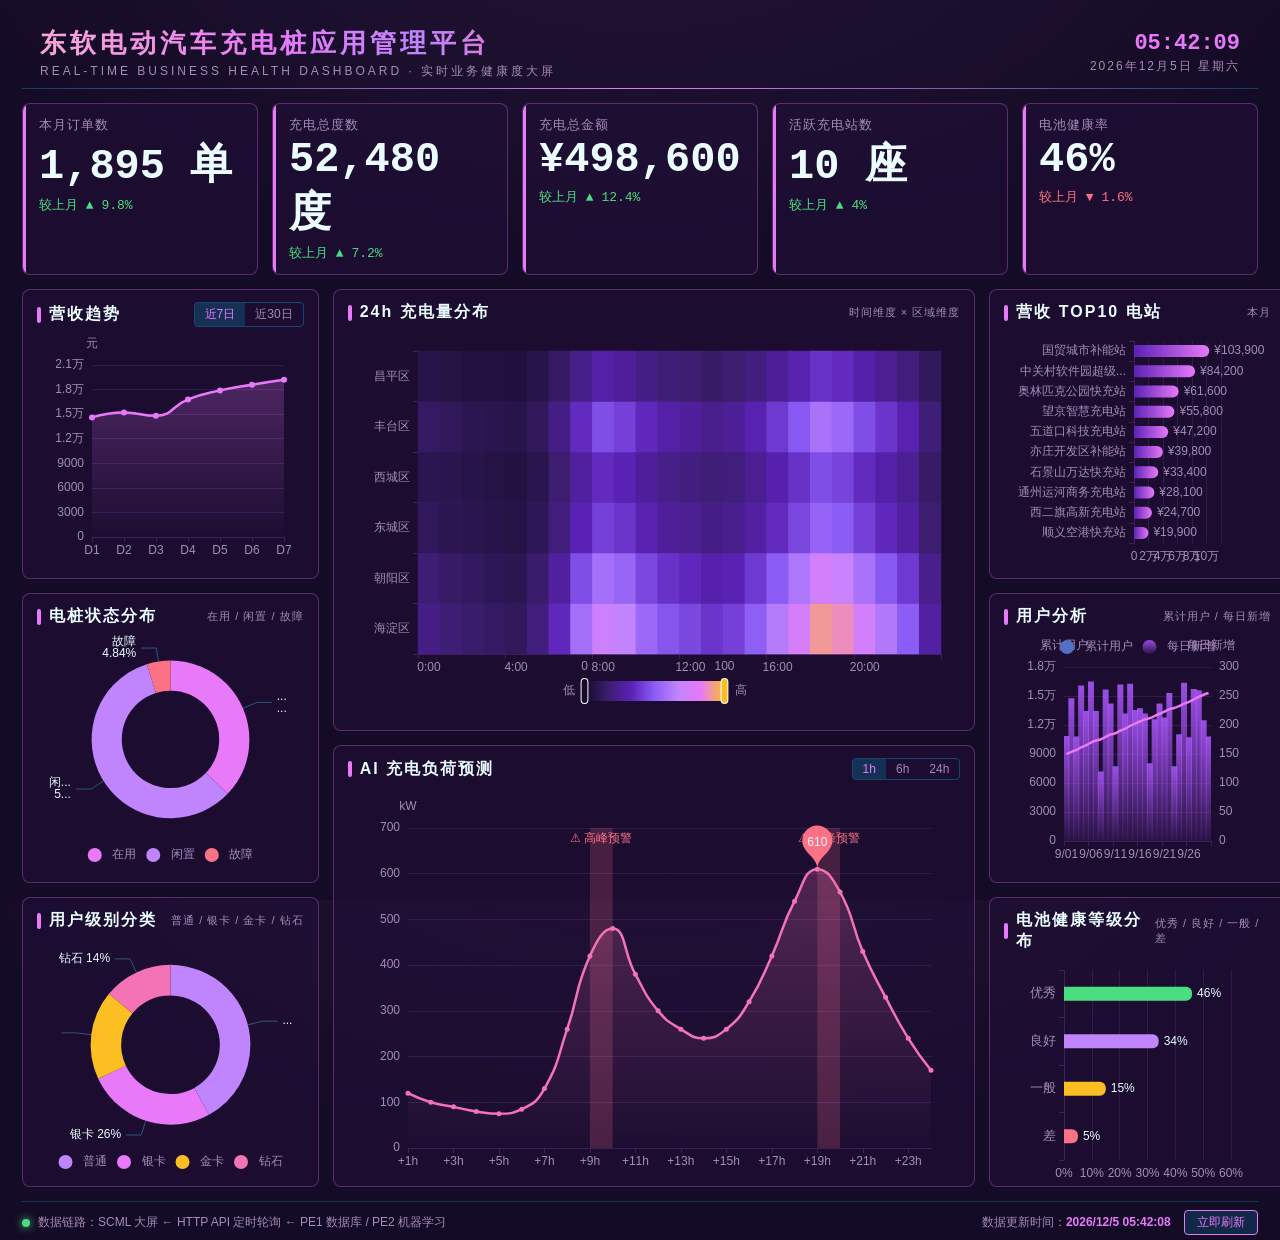
<file: index.html>
<!DOCTYPE html>
<html lang="zh-CN">
<head>
  <meta charset="UTF-8" />
  <meta name="viewport" content="width=device-width, initial-scale=1.0" />
  <title>东软电动汽车充电桩应用管理平台 · 实时业务健康度大屏</title>
  <link rel="stylesheet" href="./css/style.css" />
</head>
<body>
  <div class="screen-wrap">

    <!-- ==================== 顶部标题栏 ==================== -->
    <header class="screen-header">
      <div class="header-title">
        <h1>东软电动汽车充电桩应用管理平台</h1>
        <p>REAL-TIME BUSINESS HEALTH DASHBOARD · 实时业务健康度大屏</p>
      </div>
      <div class="header-meta">
        <span id="clock">--:--:--</span>
        <span id="weekday">---</span>
      </div>
    </header>

    <!-- ==================== 核心运营指标（需求 #58） ==================== -->
    <section class="kpi-row" id="kpiRow">
      <!-- 5 个 KPI 卡片由 app.js 动态渲染 -->
    </section>

    <!-- ==================== 图表主体区 ==================== -->
    <main class="board">

      <!-- 左列 -->
      <div class="col col-left">
        <!-- 营收趋势折线（需求 #56/#57，对应 qryRevenueStat） -->
        <section class="panel">
          <div class="panel-head">
            <h2>营收趋势</h2>
            <div class="seg" id="revenueSeg">
              <button class="active" data-days="7">近7日</button>
              <button data-days="30">近30日</button>
            </div>
          </div>
          <div class="chart-box" id="revenueChart"></div>
        </section>

        <!-- 电桩状态分布（需求 #56，对应 qryPileStatus） -->
        <section class="panel">
          <div class="panel-head">
            <h2>电桩状态分布</h2>
            <span class="tag">在用 / 闲置 / 故障</span>
          </div>
          <div class="chart-box" id="pileStatusChart"></div>
        </section>

        <!-- 用户级别分类占比（需求 #59，环形饼图） -->
        <section class="panel">
          <div class="panel-head">
            <h2>用户级别分类</h2>
            <span class="tag">普通 / 银卡 / 金卡 / 钻石</span>
          </div>
          <div class="chart-box" id="levelChart"></div>
        </section>
      </div>

      <!-- 中列（宽度最大） -->
      <div class="col col-center">
        <!-- 24h 充电量分布热力图（需求 #60，时间 × 区域） -->
        <section class="panel">
          <div class="panel-head">
            <h2>24h 充电量分布</h2>
            <span class="tag">时间维度 × 区域维度</span>
          </div>
          <div class="chart-box heat" id="heatChart"></div>
        </section>

        <!-- AI 负荷预测（需求 #63，对应 qryLoadPred，含高峰预警标注） -->
        <section class="panel">
          <div class="panel-head">
            <h2>AI 充电负荷预测</h2>
            <div class="seg" id="predSeg">
              <button class="active" data-hours="1">1h</button>
              <button data-hours="6">6h</button>
              <button data-hours="24">24h</button>
            </div>
          </div>
          <div class="chart-box" id="predChart"></div>
        </section>
      </div>

      <!-- 右列 -->
      <div class="col col-right">
        <!-- 营收 TOP10 电站（需求 #62，横向柱状图） -->
        <section class="panel">
          <div class="panel-head">
            <h2>营收 TOP10 电站</h2>
            <span class="tag">本月</span>
          </div>
          <div class="chart-box" id="topStationChart"></div>
        </section>

        <!-- 用户分析：累计用户趋势 + 每日新增（需求 #59，双轴图） -->
        <section class="panel">
          <div class="panel-head">
            <h2>用户分析</h2>
            <span class="tag">累计用户 / 每日新增</span>
          </div>
          <div class="chart-box" id="userChart"></div>
        </section>

        <!-- 电池健康等级分布（需求 #61，横向条形图） -->
        <section class="panel">
          <div class="panel-head">
            <h2>电池健康等级分布</h2>
            <span class="tag">优秀 / 良好 / 一般 / 差</span>
          </div>
          <div class="chart-box" id="healthChart"></div>
        </section>
      </div>

    </main>

    <!-- ==================== 底部状态栏 ==================== -->
    <footer class="screen-footer">
      <div class="status-left">
        <span class="dot"></span>
        <span>数据链路：SCML 大屏 ← HTTP API 定时轮询 ← PE1 数据库 / PE2 机器学习</span>
      </div>
      <div class="status-right">
        <span>数据更新时间：<b id="updateTime">--</b></span>
        <button id="refreshBtn" type="button">立即刷新</button>
      </div>
    </footer>

  </div>

  <!-- 引入 ECharts（本地文件，离线可用；也可替换为 CDN 地址） -->
  <script src="./js/echarts.min.js"></script>
  <!-- 模拟数据层（后续替换为真实 fetch 请求） -->
  <script src="./js/data.js"></script>
  <!-- 大屏渲染逻辑 -->
  <script src="./js/app.js"></script>
</body>
</html>
</file>
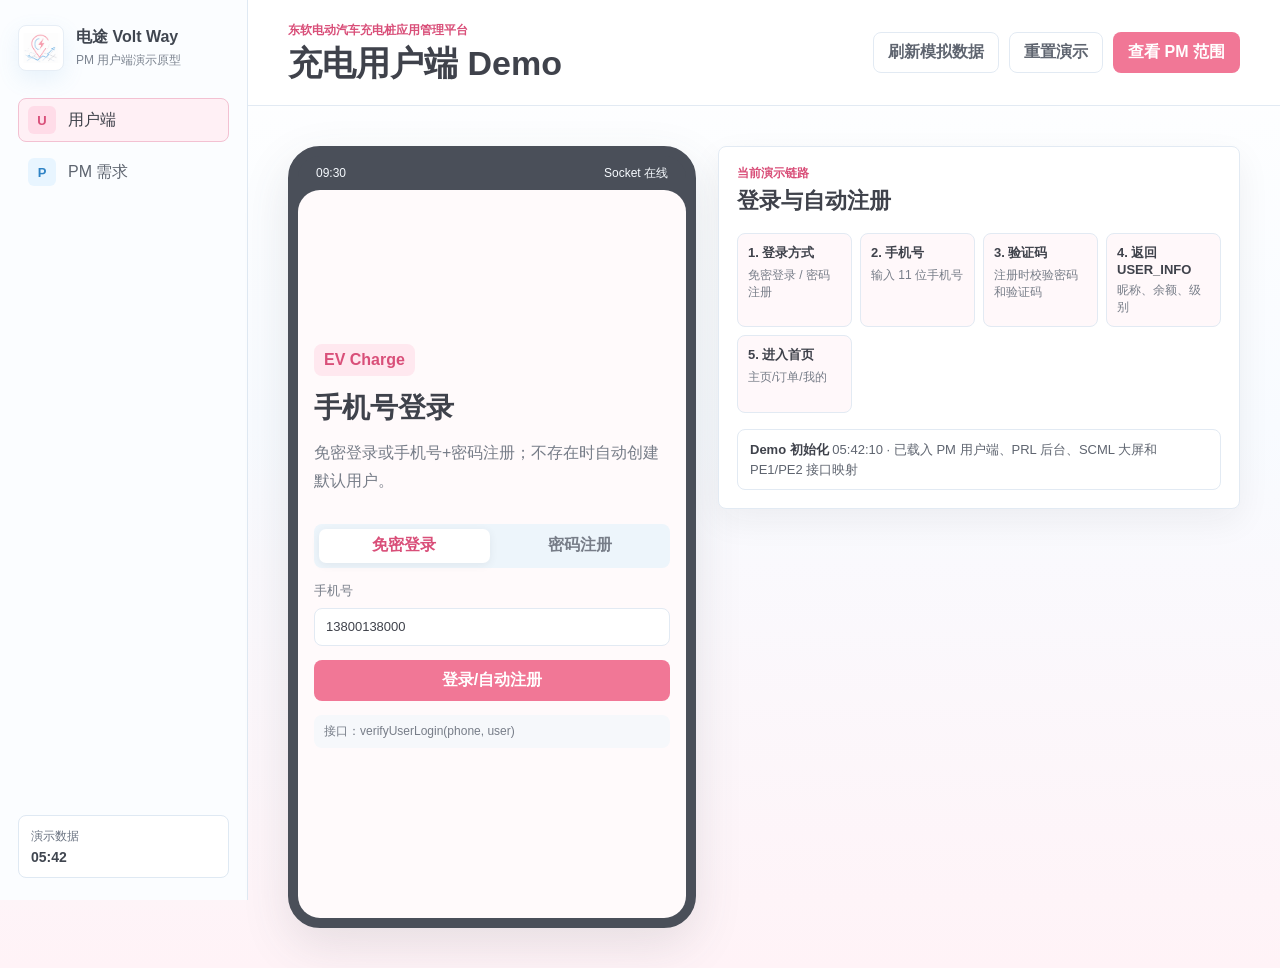
<file: charging-platform-demo/index.html>
<!doctype html>
<html lang="zh-CN">
  <head>
    <meta charset="utf-8" />
    <meta name="viewport" content="width=device-width, initial-scale=1" />
    <title>东软电动汽车充电桩应用管理平台 Demo</title>
    <link rel="stylesheet" href="./styles.css" />
  </head>
  <body>
    <div class="app-shell">
      <aside class="sidebar">
        <div class="brand">
          <img class="brand-mark" src="./logo-mark.png" alt="电途 Volt Way logo" />
          <div>
            <strong>电途 Volt Way</strong>
            <span>PM 用户端演示原型</span>
          </div>
        </div>

        <nav class="main-nav" aria-label="主导航">
          <button class="nav-item active" data-view="userView" type="button">
            <span class="nav-symbol">U</span>
            <span>用户端</span>
          </button>
          <button class="nav-item" data-view="pmView" type="button">
            <span class="nav-symbol">P</span>
            <span>PM 需求</span>
          </button>
        </nav>

        <div class="sidebar-foot">
          <span>演示数据</span>
          <strong id="sidebarUpdated">实时同步中</strong>
        </div>
      </aside>

      <main class="workspace">
        <header class="topbar">
          <div>
            <p class="eyebrow">东软电动汽车充电桩应用管理平台</p>
            <h1 id="viewTitle">充电用户端 Demo</h1>
          </div>
          <div class="topbar-actions">
            <button class="ghost-btn" id="syncBtn" type="button">刷新模拟数据</button>
            <button class="ghost-btn" id="resetBtn" type="button">重置演示</button>
            <button class="primary-btn" id="openPmBtn" type="button">查看 PM 范围</button>
          </div>
        </header>

        <section class="view-panel active" id="userView">
          <div class="user-layout">
            <section class="phone-frame" aria-label="充电用户端手机原型">
              <div class="phone-status">
                <span>09:30</span>
                <span>Socket 在线</span>
              </div>

              <section class="phone-screen active" data-phone-screen="login">
                <div class="login-block">
                  <div class="app-badge">EV Charge</div>
                  <h2>手机号登录</h2>
                  <p>免密登录或手机号+密码注册；不存在时自动创建默认用户。</p>
                  <div class="login-mode" aria-label="登录方式">
                    <button class="active" data-login-mode="quick" type="button">免密登录</button>
                    <button data-login-mode="register" type="button">密码注册</button>
                  </div>
                  <label>
                    手机号
                    <input id="phoneInput" inputmode="numeric" maxlength="11" value="13800138000" />
                  </label>
                  <div class="register-fields" id="registerFields" hidden>
                    <label>
                      登录密码
                      <input id="passwordInput" type="password" value="123456" />
                    </label>
                    <label>
                      验证码
                      <input id="codeInput" inputmode="numeric" maxlength="6" value="8888" />
                    </label>
                  </div>
                  <button class="primary-btn full" id="loginBtn" type="button">登录/自动注册</button>
                  <div class="hint-line">接口：verifyUserLogin(phone, user)</div>
                </div>
              </section>

              <section class="phone-screen" data-phone-screen="home">
                <div class="phone-header">
                  <div>
                    <strong>附近充电站</strong>
                    <span id="locationLabel">北京海淀区</span>
                  </div>
                  <button class="icon-btn" id="aiRecommendBtn" title="AI 智能推荐" type="button">AI</button>
                </div>

                <div class="search-row">
                  <input id="locationInput" value="北京海淀区中关村软件园" aria-label="定位地址" />
                  <button id="locateBtn" type="button">定位</button>
                </div>
                <div class="coordinate-panel" id="coordinatePanel"></div>

                <div class="segmented" role="tablist" aria-label="排序方式">
                  <button class="active" data-sort="distance" type="button">距离</button>
                  <button data-sort="price" type="button">价格</button>
                  <button data-sort="rating" type="button">好评</button>
                  <button data-sort="ai" type="button">AI</button>
                </div>

                <div class="mini-map" aria-label="地图站点标记">
                  <div class="map-road main"></div>
                  <div class="map-road branch"></div>
                  <div class="map-pin current" style="left: 48%; top: 55%;">我</div>
                  <div id="mapPins"></div>
                </div>

                <div class="station-list" id="stationList"></div>

                <nav class="phone-tabs" aria-label="用户端底部导航">
                  <button class="active" data-phone-tab="home" type="button">主页</button>
                  <button data-phone-tab="orders" type="button">订单</button>
                  <button data-phone-tab="profile" type="button">我的</button>
                </nav>
              </section>

              <section class="phone-screen" data-phone-screen="detail">
                <div class="phone-header">
                  <button class="text-btn" id="backHomeBtn" type="button">返回</button>
                  <div>
                    <strong id="detailName">电站详情</strong>
                    <span id="detailAddress">站点地址</span>
                  </div>
                </div>
                <div id="stationDetail"></div>
                <nav class="phone-tabs" aria-label="用户端底部导航">
                  <button class="active" data-phone-tab="home" type="button">主页</button>
                  <button data-phone-tab="orders" type="button">订单</button>
                  <button data-phone-tab="profile" type="button">我的</button>
                </nav>
              </section>

              <section class="phone-screen" data-phone-screen="orders">
                <div class="phone-header">
                  <div>
                    <strong>订单管理</strong>
                    <span>预约 / 充电 / 结算</span>
                  </div>
                  <button class="icon-btn" id="scanPileBtn" title="扫码或输入电桩编号" type="button">扫</button>
                </div>
                <div id="orderPanel"></div>
                <nav class="phone-tabs" aria-label="用户端底部导航">
                  <button data-phone-tab="home" type="button">主页</button>
                  <button class="active" data-phone-tab="orders" type="button">订单</button>
                  <button data-phone-tab="profile" type="button">我的</button>
                </nav>
              </section>

              <section class="phone-screen" data-phone-screen="profile">
                <div class="phone-header">
                  <div>
                    <strong>我的</strong>
                    <span>账户与钱包</span>
                  </div>
                  <button class="icon-btn" id="logoutBtn" title="退出账号" type="button">出</button>
                </div>
                <div id="profilePanel"></div>
                <nav class="phone-tabs" aria-label="用户端底部导航">
                  <button data-phone-tab="home" type="button">主页</button>
                  <button data-phone-tab="orders" type="button">订单</button>
                  <button class="active" data-phone-tab="profile" type="button">我的</button>
                </nav>
              </section>
            </section>

            <aside class="context-panel">
              <div class="section-heading">
                <p class="eyebrow">当前演示链路</p>
                <h2 id="scenarioTitle">登录与自动注册</h2>
              </div>
              <div class="flow-strip" id="flowStrip"></div>
              <div class="event-log" id="eventLog" aria-live="polite"></div>
            </aside>
          </div>
        </section>

        <section class="view-panel" id="adminView">
          <div class="section-heading">
            <p class="eyebrow">PRL 管理后台联动视图</p>
            <h2>运营监控与管理</h2>
          </div>
          <div class="admin-grid">
            <div class="kpi-row" id="adminKpis"></div>
            <section class="admin-section">
              <div class="section-title-row">
                <h3>营收趋势</h3>
                <div class="segmented small">
                  <button class="active" data-revenue-days="7" type="button">7 日</button>
                  <button data-revenue-days="30" type="button">30 日</button>
                </div>
              </div>
              <div class="line-chart" id="revenueChart"></div>
            </section>
            <section class="admin-section">
              <div class="section-title-row">
                <h3>电站管理</h3>
                <div class="inline-tools">
                  <input id="stationSearch" placeholder="搜索区域/名称/故障" />
                  <button data-action="openAddStation" type="button">新增电站</button>
                </div>
              </div>
              <div class="admin-cards" id="adminStations"></div>
            </section>
            <section class="admin-section">
              <div class="section-title-row">
                <h3>电桩管理</h3>
                <span class="muted">远程重启 / 紧急断电为模拟指令</span>
              </div>
              <div class="table-wrap">
                <table>
                  <thead>
                    <tr>
                      <th>编号</th>
                      <th>所属电站</th>
                      <th>类型</th>
                      <th>功率</th>
                      <th>状态</th>
                      <th>累计</th>
                      <th>操作</th>
                    </tr>
                  </thead>
                  <tbody id="pileTable"></tbody>
                </table>
              </div>
            </section>
            <section class="admin-section">
              <div class="section-title-row">
                <h3>用户管理</h3>
                <input id="userSearch" placeholder="手机号模糊搜索" />
              </div>
              <div class="table-wrap compact">
                <table>
                  <thead>
                    <tr>
                      <th>用户</th>
                      <th>手机号</th>
                      <th>余额</th>
                      <th>级别</th>
                      <th>状态</th>
                      <th>操作</th>
                    </tr>
                  </thead>
                  <tbody id="userTable"></tbody>
                </table>
              </div>
            </section>
            <section class="admin-section">
              <div class="section-title-row">
                <h3>AI 预警</h3>
                <span class="danger-text" id="alertCount">0 条</span>
              </div>
              <div class="warning-list" id="warningList"></div>
            </section>
            <section class="admin-section">
              <div class="section-title-row">
                <h3>订单管理</h3>
                <div class="inline-tools">
                  <input id="orderSearch" placeholder="订单号/手机号/电站" />
                  <select id="orderStatusFilter" aria-label="订单状态筛选">
                    <option value="全部">全部</option>
                    <option value="进行中">进行中</option>
                    <option value="待结算">待结算</option>
                    <option value="已完成">已完成</option>
                    <option value="预约中">预约中</option>
                    <option value="已超时">已超时</option>
                  </select>
                </div>
              </div>
              <div class="table-wrap compact">
                <table>
                  <thead>
                    <tr>
                      <th>订单</th>
                      <th>用户</th>
                      <th>电站</th>
                      <th>金额</th>
                      <th>状态</th>
                      <th>操作</th>
                    </tr>
                  </thead>
                  <tbody id="adminOrderTable"></tbody>
                </table>
              </div>
            </section>
            <section class="admin-section">
              <div class="section-title-row">
                <h3>人员管理</h3>
                <button data-action="mockAdminRequest" type="button">模拟注册申请</button>
              </div>
              <div class="warning-list" id="adminRequestList"></div>
            </section>
          </div>
        </section>

        <section class="view-panel" id="screenView">
          <div class="section-heading">
            <p class="eyebrow">SCML Web 大屏预览</p>
            <h2>实时业务健康度看板</h2>
          </div>
          <div class="screen-board">
            <div class="screen-kpis" id="screenKpis"></div>
            <section class="screen-section wide">
              <div class="section-title-row">
                <h3>24h 充电量分布</h3>
                <span class="muted">时间维度 + 区域热度</span>
              </div>
              <div class="heat-grid" id="heatGrid"></div>
            </section>
            <section class="screen-section">
              <h3>营收 TOP 电站</h3>
              <div class="bar-list" id="topStations"></div>
            </section>
            <section class="screen-section">
              <h3>用户级别分类</h3>
              <div class="donut-wrap">
                <div class="donut" id="levelDonut"></div>
                <div class="legend" id="levelLegend"></div>
              </div>
            </section>
            <section class="screen-section">
              <h3>AI 预测结果</h3>
              <div class="prediction-list" id="predictionList"></div>
            </section>
            <section class="screen-section">
              <h3>电池健康等级</h3>
              <div class="health-bars" id="healthBars"></div>
            </section>
          </div>
        </section>

        <section class="view-panel" id="apiView">
          <div class="section-heading">
            <p class="eyebrow">PE1 数据中心 + PE2 预测链路</p>
            <h2>接口与数据流</h2>
          </div>
          <div class="api-layout">
            <section class="architecture">
              <div class="node center">PE1 数据库</div>
              <div class="node node-pm">PM 用户端</div>
              <div class="node node-prl">PRL 后台</div>
              <div class="node node-scml">SCML 大屏</div>
              <div class="node node-pe2">PE2 机器学习</div>
              <div class="line pm"></div>
              <div class="line prl"></div>
              <div class="line scml"></div>
              <div class="line pe2"></div>
              <div class="chain-line"></div>
            </section>
            <section class="api-section">
              <h3>模块间接口函数</h3>
              <div class="api-list" id="apiList"></div>
            </section>
          </div>
        </section>

        <section class="view-panel" id="pmView">
          <div class="section-heading">
            <p class="eyebrow">PM 交付范围拆解</p>
            <h2>用户端需求理解</h2>
          </div>
          <div class="pm-layout">
            <section class="pm-summary" id="pmSummary"></section>
            <section class="pm-section">
              <h3>PM 需求列表</h3>
              <div class="requirement-list" id="requirementList"></div>
            </section>
            <section class="pm-section">
              <h3>优先级建议</h3>
              <div class="priority-grid">
                <div>
                  <strong>MVP 必须先通</strong>
                  <p>手机号登录、站点查询、站点详情、订单创建、进行中订单、结算、个人钱包。</p>
                </div>
                <div>
                  <strong>已补齐增强</strong>
                  <p>预约订单、路线规划弹窗、评价、头像修改、余额支付、多排序策略已在 demo 中可点击演示。</p>
                </div>
                <div>
                  <strong>联调依赖</strong>
                  <p>PE1 表结构和数据访问接口；PE2 负荷预测结果；PRL 后台状态同步。</p>
                </div>
              </div>
            </section>
          </div>
        </section>
      </main>
    </div>

    <div class="toast" id="toast" role="status" aria-live="polite"></div>
    <div class="modal-backdrop" id="modalBackdrop" aria-hidden="true">
      <section class="modal" role="dialog" aria-modal="true" aria-labelledby="modalTitle">
        <div class="section-title-row">
          <h3 id="modalTitle">操作</h3>
          <button class="icon-btn" id="closeModalBtn" title="关闭" type="button">×</button>
        </div>
        <div id="modalBody"></div>
      </section>
    </div>

    <script src="./app.js"></script>
  </body>
</html>
</file>
<file: css/style.css>
/* =====================================================================
   东软电动汽车充电桩应用管理平台 · 实时业务健康度大屏
   深色科技风样式
   ===================================================================== */

:root {
  /* 主题色板 —— 粉紫科技风（深色底 + 霓虹粉紫） */
  --bg: #140b26;                 /* 页面背景（深紫黑） */
  --bg-glow: rgba(232, 121, 249, 0.07);
  --panel-bg: rgba(34, 16, 58, 0.55);
  --panel-border: rgba(232, 121, 249, 0.30);
  --text-main: #fdf2ff;
  --text-sub: #a78bb8;
  --accent: #e879f9;             /* 主强调色（霓虹粉） */
  --blue: #c084fc;
  --green: #4ade80;
  --amber: #fbbf24;
  --red: #fb7185;
  --purple: #e879f9;
  --teal: #22d3ee;
  --kpi-num: 42px;
}

* { margin: 0; padding: 0; box-sizing: border-box; }

html, body {
  width: 100%;
  height: 100%;
}

body {
  font-family: "Microsoft YaHei", "PingFang SC", "Segoe UI", sans-serif;
  background:
    radial-gradient(1200px 600px at 50% -10%, var(--bg-glow), transparent 60%),
    var(--bg);
  color: var(--text-main);
  overflow-x: hidden;
}

.screen-wrap {
  width: 100%;
  min-width: 1280px;
  min-height: 100vh;
  padding: 18px 22px 12px;
  display: flex;
  flex-direction: column;
  gap: 14px;
}

/* ==================== 顶部标题栏 ==================== */
.screen-header {
  display: flex;
  justify-content: space-between;
  align-items: center;
  padding: 8px 18px;
  position: relative;
  border-bottom: 1px solid rgba(0, 212, 255, 0.25);
}
.screen-header::after {
  content: "";
  position: absolute;
  left: 0; right: 0; bottom: -1px;
  height: 1px;
  background: linear-gradient(90deg, transparent, var(--accent), transparent);
}
.header-title h1 {
  font-size: 26px;
  letter-spacing: 4px;
  font-weight: 700;
  background: linear-gradient(90deg, #f9a8d4, #e879f9 45%, #c084fc 75%, #f472b6);
  -webkit-background-clip: text;
  background-clip: text;
  -webkit-text-fill-color: transparent;
}
.header-title p {
  font-size: 12px;
  letter-spacing: 3px;
  color: var(--text-sub);
  margin-top: 2px;
}
.header-meta {
  display: flex;
  flex-direction: column;
  align-items: flex-end;
  gap: 2px;
}
.header-meta #clock {
  font-size: 22px;
  font-family: "Consolas", monospace;
  color: var(--accent);
  font-weight: 700;
}
.header-meta #weekday {
  font-size: 12px;
  color: var(--text-sub);
  letter-spacing: 2px;
}

/* ==================== KPI 指标行 ==================== */
.kpi-row {
  display: grid;
  grid-template-columns: repeat(5, 1fr);
  gap: 14px;
}
.kpi-card {
  background: var(--panel-bg);
  border: 1px solid var(--panel-border);
  border-radius: 8px;
  padding: 12px 16px;
  position: relative;
  overflow: hidden;
}
.kpi-card::before {
  content: "";
  position: absolute;
  left: 0; top: 0;
  width: 3px; height: 100%;
  background: var(--accent);
}
.kpi-card .kpi-label {
  font-size: 13px;
  color: var(--text-sub);
  letter-spacing: 1px;
}
.kpi-card .kpi-value {
  font-size: var(--kpi-num);
  font-weight: 700;
  color: #eafcff;
  margin-top: 2px;
  font-family: "Consolas", monospace;
}
.kpi-card .kpi-value small {
  font-size: 16px;
  color: var(--text-sub);
}
.kpi-card .kpi-mom {
  font-size: 13px;
  margin-top: 4px;
  font-family: "Consolas", monospace;
}
.kpi-card .kpi-mom.up   { color: var(--green); }
.kpi-card .kpi-mom.down { color: var(--red); }
.kpi-card .kpi-mom.flat { color: var(--text-sub); }

/* ==================== 图表主体区（三列栅格） ==================== */
.board {
  display: grid;
  grid-template-columns: 24% 52% 24%;
  gap: 14px;
  flex: 1;
}
.col {
  display: flex;
  flex-direction: column;
  gap: 14px;
}

/* 面板公共样式 */
.panel {
  background: var(--panel-bg);
  border: 1px solid var(--panel-border);
  border-radius: 8px;
  padding: 12px 14px;
  display: flex;
  flex-direction: column;
  flex: 1;
  min-height: 0;
}
.panel-head {
  display: flex;
  justify-content: space-between;
  align-items: center;
  margin-bottom: 8px;
}
.panel-head h2 {
  font-size: 16px;
  font-weight: 600;
  letter-spacing: 2px;
  color: #eafcff;
  position: relative;
  padding-left: 12px;
}
.panel-head h2::before {
  content: "";
  position: absolute;
  left: 0; top: 50%;
  transform: translateY(-50%);
  width: 4px; height: 16px;
  background: var(--accent);
  border-radius: 2px;
}
.panel-head .tag {
  font-size: 11px;
  color: var(--text-sub);
  letter-spacing: 1px;
}
.chart-box {
  flex: 1;
  min-height: 220px;
  width: 100%;
}
.chart-box.heat { min-height: 300px; }

/* 分段切换按钮（营收 7/30、预测 1/6/24） */
.seg {
  display: flex;
  border: 1px solid rgba(0, 212, 255, 0.3);
  border-radius: 4px;
  overflow: hidden;
}
.seg button {
  background: transparent;
  border: none;
  color: var(--text-sub);
  font-size: 12px;
  padding: 3px 10px;
  cursor: pointer;
  transition: all 0.2s;
}
.seg button.active {
  background: rgba(0, 212, 255, 0.18);
  color: var(--accent);
}

/* ==================== 底部状态栏 ==================== */
.screen-footer {
  display: flex;
  justify-content: space-between;
  align-items: center;
  font-size: 12px;
  color: var(--text-sub);
  border-top: 1px solid rgba(0, 212, 255, 0.2);
  padding-top: 8px;
}
.screen-footer .status-left { display: flex; align-items: center; gap: 8px; }
.screen-footer .dot {
  width: 8px; height: 8px;
  border-radius: 50%;
  background: var(--green);
  box-shadow: 0 0 8px var(--green);
  animation: blink 1.4s infinite;
}
.screen-footer b { color: var(--accent); }
.screen-footer button {
  background: rgba(0, 212, 255, 0.15);
  color: var(--accent);
  border: 1px solid var(--accent);
  border-radius: 4px;
  padding: 3px 12px;
  font-size: 12px;
  cursor: pointer;
  margin-left: 10px;
  transition: all 0.2s;
}
.screen-footer button:hover { background: rgba(0, 212, 255, 0.3); }

@keyframes blink {
  0%, 100% { opacity: 1; }
  50% { opacity: 0.3; }
}
</file>
<file: charging-platform-demo/styles.css>
:root {
  --bg: #f8fbff;
  --panel: #ffffff;
  --ink: #3f424b;
  --muted: #777d88;
  --line: #e2eaf3;
  --teal: #f17796;
  --teal-dark: #d94f79;
  --mint: #ffe8ef;
  --blue: #58a6df;
  --blue-dark: #2f83c5;
  --blue-soft: #e8f5ff;
  --amber: #b97a2a;
  --amber-soft: #fff1dc;
  --red: #c84658;
  --red-soft: #ffe6eb;
  --green: #2d8b68;
  --green-soft: #e8f6ef;
  --steel: #5f6570;
  --steel-soft: #eef5fb;
  --shadow: 0 18px 48px rgba(67, 74, 86, 0.13);
  --radius: 8px;
  color-scheme: light;
}

* {
  box-sizing: border-box;
}

body {
  margin: 0;
  min-height: 100vh;
  background:
    linear-gradient(180deg, #ffffff 0%, var(--bg) 44%, #fff3f7 100%);
  color: var(--ink);
  font-family:
    "Microsoft YaHei",
    "PingFang SC",
    "Segoe UI",
    Arial,
    sans-serif;
  letter-spacing: 0;
}

button,
input {
  font: inherit;
}

select,
textarea {
  font: inherit;
}

button {
  cursor: pointer;
}

.app-shell {
  display: grid;
  grid-template-columns: 248px minmax(0, 1fr);
  min-height: 100vh;
}

.sidebar {
  position: sticky;
  top: 0;
  height: 100vh;
  padding: 22px 18px;
  background: #fbfdff;
  color: #404650;
  border-right: 1px solid #dfe9f3;
  display: flex;
  flex-direction: column;
  gap: 24px;
}

.brand {
  display: flex;
  align-items: center;
  gap: 12px;
  min-height: 52px;
}

.brand-mark {
  width: 46px;
  height: 46px;
  border-radius: var(--radius);
  display: block;
  object-fit: contain;
  padding: 3px;
  background: #ffffff;
  border: 1px solid #e7eef6;
  box-shadow: 0 8px 22px rgba(88, 166, 223, 0.12);
}

.brand strong,
.brand span {
  display: block;
}

.brand span {
  margin-top: 4px;
  color: #7c8490;
  font-size: 12px;
}

.main-nav {
  display: grid;
  gap: 8px;
}

.nav-item {
  display: grid;
  grid-template-columns: 30px 1fr;
  align-items: center;
  gap: 10px;
  width: 100%;
  min-height: 42px;
  border: 1px solid transparent;
  border-radius: var(--radius);
  color: #5e6570;
  background: transparent;
  text-align: left;
  padding: 7px 9px;
}

.nav-item:hover,
.nav-item.active {
  background: #fff0f5;
  border-color: #f3c1d2;
  color: #3f424b;
}

.nav-item:hover .nav-symbol,
.nav-item.active .nav-symbol {
  background: #ffdce8;
  color: var(--teal-dark);
}

.nav-symbol {
  width: 28px;
  height: 28px;
  border-radius: 6px;
  display: grid;
  place-items: center;
  color: var(--blue-dark);
  background: var(--blue-soft);
  font-size: 13px;
  font-weight: 800;
}

.sidebar-foot {
  margin-top: auto;
  padding: 12px;
  border: 1px solid #dfe9f3;
  border-radius: var(--radius);
  background: #ffffff;
  color: #697280;
}

.sidebar-foot span,
.sidebar-foot strong {
  display: block;
}

.sidebar-foot span {
  font-size: 12px;
}

.sidebar-foot strong {
  margin-top: 4px;
  font-size: 14px;
  color: #404650;
}

.workspace {
  min-width: 0;
}

.topbar {
  min-height: 94px;
  padding: 22px clamp(20px, 4vw, 40px);
  display: flex;
  justify-content: space-between;
  align-items: center;
  gap: 16px;
  border-bottom: 1px solid var(--line);
  background: rgba(255, 255, 255, 0.84);
  backdrop-filter: blur(12px);
  position: sticky;
  top: 0;
  z-index: 20;
}

.eyebrow {
  margin: 0 0 5px;
  color: var(--teal-dark);
  font-size: 12px;
  font-weight: 800;
}

h1,
h2,
h3,
p {
  margin-top: 0;
}

h1 {
  margin-bottom: 0;
  font-size: clamp(25px, 3vw, 34px);
  line-height: 1.15;
}

h2 {
  margin-bottom: 0;
  font-size: 22px;
  line-height: 1.25;
}

h3 {
  margin-bottom: 0;
  font-size: 16px;
  line-height: 1.25;
}

.topbar-actions {
  display: flex;
  gap: 10px;
  flex-wrap: wrap;
  justify-content: flex-end;
}

.primary-btn,
.ghost-btn,
.text-btn,
.icon-btn {
  min-height: 38px;
  border-radius: var(--radius);
  border: 1px solid transparent;
  padding: 9px 14px;
  font-weight: 700;
}

.primary-btn {
  background: var(--teal);
  color: #ffffff;
}

.primary-btn:hover {
  background: var(--teal-dark);
}

.ghost-btn {
  background: var(--panel);
  color: var(--steel);
  border-color: var(--line);
}

.ghost-btn:hover {
  border-color: var(--teal);
  color: var(--teal-dark);
}

.text-btn {
  padding-inline: 10px;
  background: #fff0f5;
  color: var(--teal-dark);
}

.icon-btn {
  width: 38px;
  min-width: 38px;
  padding: 0;
  display: grid;
  place-items: center;
  background: #fff0f5;
  color: var(--teal-dark);
  border-color: #f5c3d5;
}

.full {
  width: 100%;
}

.view-panel {
  display: none;
  padding: clamp(18px, 4vw, 40px);
}

.view-panel.active {
  display: block;
}

.section-heading {
  margin-bottom: 18px;
}

.section-heading h2 {
  max-width: 980px;
}

.user-layout {
  display: grid;
  grid-template-columns: minmax(320px, 408px) minmax(360px, 1fr);
  gap: 22px;
  align-items: start;
}

.phone-frame {
  width: min(100%, 408px);
  min-height: 780px;
  border: 10px solid #4a4f59;
  border-radius: 32px;
  background: #4a4f59;
  box-shadow: var(--shadow);
  overflow: hidden;
  position: sticky;
  top: 118px;
}

.phone-status {
  height: 34px;
  padding: 0 18px;
  display: flex;
  align-items: center;
  justify-content: space-between;
  color: #f7fbff;
  font-size: 12px;
}

.phone-screen {
  display: none;
  min-height: 728px;
  max-height: 728px;
  overflow: auto;
  background: #fffafb;
  border-radius: 22px 22px 18px 18px;
  padding: 16px 16px 18px;
  position: relative;
}

.phone-screen.active {
  display: block;
}

.login-block {
  min-height: 680px;
  display: flex;
  flex-direction: column;
  justify-content: center;
  gap: 14px;
}

.login-block h2 {
  font-size: 28px;
}

.login-block p {
  color: var(--muted);
  line-height: 1.7;
}

.app-badge {
  width: max-content;
  padding: 7px 10px;
  border-radius: var(--radius);
  background: var(--mint);
  color: var(--teal-dark);
  font-weight: 800;
}

.login-mode {
  display: grid;
  grid-template-columns: 1fr 1fr;
  gap: 5px;
  padding: 5px;
  border-radius: var(--radius);
  background: #edf5fb;
}

.login-mode button {
  min-height: 34px;
  border: 0;
  border-radius: 7px;
  background: transparent;
  color: var(--muted);
  font-weight: 800;
}

.login-mode button.active {
  background: #ffffff;
  color: var(--teal-dark);
  box-shadow: 0 2px 8px rgba(63, 66, 75, 0.08);
}

.register-fields {
  display: grid;
  gap: 10px;
}

.register-fields[hidden] {
  display: none;
}

label {
  display: grid;
  gap: 8px;
  font-size: 13px;
  color: var(--muted);
}

input {
  min-height: 38px;
  width: 100%;
  border: 1px solid var(--line);
  border-radius: var(--radius);
  padding: 9px 11px;
  color: var(--ink);
  background: #ffffff;
  outline: none;
}

input:focus {
  border-color: var(--teal);
  box-shadow: 0 0 0 3px rgba(15, 140, 125, 0.14);
}

select,
textarea {
  width: 100%;
  border: 1px solid var(--line);
  border-radius: var(--radius);
  color: var(--ink);
  background: #ffffff;
  outline: none;
}

select {
  min-height: 38px;
  padding: 8px 30px 8px 10px;
}

textarea {
  min-height: 96px;
  resize: vertical;
  padding: 10px 11px;
  line-height: 1.55;
}

select:focus,
textarea:focus {
  border-color: var(--teal);
  box-shadow: 0 0 0 3px rgba(241, 119, 150, 0.14);
}

.hint-line {
  color: var(--muted);
  font-size: 12px;
  background: #f6f8fb;
  border-radius: var(--radius);
  padding: 8px 10px;
}

.phone-header {
  display: flex;
  align-items: center;
  justify-content: space-between;
  gap: 12px;
  margin-bottom: 14px;
}

.phone-header strong,
.phone-header span {
  display: block;
}

.phone-header span {
  margin-top: 3px;
  color: var(--muted);
  font-size: 12px;
}

.search-row {
  display: grid;
  grid-template-columns: 1fr 70px;
  gap: 8px;
  margin-bottom: 10px;
}

.coordinate-panel {
  display: grid;
  grid-template-columns: 1fr 1fr;
  gap: 8px;
  margin: -2px 0 10px;
}

.coordinate-panel span {
  min-height: 30px;
  display: flex;
  align-items: center;
  padding: 6px 8px;
  border: 1px solid var(--line);
  border-radius: 7px;
  background: #fbfdff;
  color: var(--muted);
  font-size: 11px;
  font-weight: 700;
}

.search-row button,
.station-actions button,
.order-actions button,
.profile-actions button,
.row-actions button,
.section-title-row button,
.form-actions button {
  min-height: 36px;
  border: 1px solid var(--line);
  border-radius: var(--radius);
  background: #ffffff;
  color: var(--steel);
  font-weight: 700;
}

.search-row button:hover,
.station-actions button:hover,
.order-actions button:hover,
.profile-actions button:hover,
.row-actions button:hover,
.form-actions button:hover {
  border-color: var(--teal);
  color: var(--teal-dark);
}

.segmented {
  display: grid;
  grid-template-columns: repeat(4, minmax(0, 1fr));
  gap: 4px;
  padding: 4px;
  background: #edf5fb;
  border-radius: var(--radius);
  margin-bottom: 12px;
}

.segmented button {
  min-height: 32px;
  border: 0;
  border-radius: 6px;
  color: var(--muted);
  background: transparent;
  font-weight: 800;
}

.segmented button.active {
  color: var(--teal-dark);
  background: #ffffff;
  box-shadow: 0 2px 8px rgba(31, 39, 37, 0.08);
}

.segmented.small {
  width: 132px;
  grid-template-columns: 1fr 1fr;
  margin: 0;
}

.mini-map {
  height: 182px;
  border-radius: var(--radius);
  background:
    linear-gradient(135deg, #e4f2fe 25%, transparent 25%) 0 0 / 22px 22px,
    linear-gradient(135deg, transparent 75%, #ffeaf1 75%) 0 0 / 22px 22px,
    #fbfdff;
  border: 1px solid var(--line);
  position: relative;
  overflow: hidden;
  margin-bottom: 12px;
}

.map-road {
  position: absolute;
  background: #d8e6f2;
  border-radius: 999px;
}

.map-road.main {
  width: 280px;
  height: 18px;
  left: 52px;
  top: 80px;
  transform: rotate(-18deg);
}

.map-road.branch {
  width: 210px;
  height: 14px;
  left: 124px;
  top: 103px;
  transform: rotate(42deg);
}

.map-pin {
  position: absolute;
  width: 31px;
  height: 31px;
  margin-left: -15px;
  margin-top: -15px;
  border-radius: 50%;
  border: 2px solid #ffffff;
  display: grid;
  place-items: center;
  font-size: 12px;
  font-weight: 900;
  box-shadow: 0 7px 16px rgba(31, 39, 37, 0.14);
}

.map-pin.current {
  background: var(--blue-dark);
  color: #ffffff;
}

.map-pin.station {
  background: var(--teal);
  color: #ffffff;
}

.map-pin.station.selected {
  outline: 3px solid rgba(241, 119, 150, 0.22);
  transform: scale(1.08);
}

.map-pin.s2 {
  background: var(--blue);
}

.map-pin.s3 {
  background: var(--green);
}

.station-list,
.requirement-list,
.api-list,
.warning-list,
.prediction-list,
.event-log {
  display: grid;
  gap: 10px;
}

#stationList,
#stationDetail,
#orderPanel,
#profilePanel {
  padding-bottom: 8px;
}

.station-card,
.detail-card,
.order-card,
.profile-card,
.admin-card,
.requirement-card,
.api-card,
.warning-card,
.log-item {
  border: 1px solid var(--line);
  border-radius: var(--radius);
  background: var(--panel);
}

.station-card {
  padding: 12px;
}

.station-card.active {
  border-color: var(--teal);
  box-shadow: 0 0 0 3px rgba(15, 140, 125, 0.12);
}

.station-head {
  display: flex;
  justify-content: space-between;
  gap: 12px;
}

.station-head strong {
  display: block;
  font-size: 15px;
}

.station-head span {
  color: var(--muted);
  font-size: 12px;
}

.score-pill,
.status-pill,
.status-chip {
  width: max-content;
  min-width: 58px;
  text-align: center;
  padding: 4px 8px;
  border-radius: 999px;
  font-size: 12px;
  font-weight: 800;
}

.score-pill {
  min-width: 0;
  padding: 5px 9px;
  border: 1px solid #f4d7ae;
  border-radius: 7px;
  background: #fff7e8;
  color: #8a5a17;
  white-space: nowrap;
  line-height: 1;
}

.rating-pill {
  align-self: center;
  width: 48px;
  min-width: 48px;
  height: 26px;
  display: inline-flex;
  align-items: center;
  justify-content: center;
  padding: 0;
  border-radius: 8px;
}

.status-idle,
.status-normal,
.status-ok {
  background: var(--green-soft);
  color: var(--green);
}

.status-busy,
.status-reserved,
.status-running {
  background: var(--amber-soft);
  color: #86520d;
}

.status-fault,
.status-frozen,
.status-alert {
  background: var(--red-soft);
  color: var(--red);
}

.station-metrics,
.detail-metrics {
  display: grid;
  grid-template-columns: repeat(3, 1fr);
  gap: 8px;
  margin: 10px 0;
}

.metric-box {
  min-height: 54px;
  padding: 7px;
  border-radius: 7px;
  background: #fbf0f4;
}

.metric-box span {
  display: block;
  color: var(--muted);
  font-size: 11px;
}

.metric-box strong {
  display: block;
  margin-top: 3px;
  font-size: 14px;
}

.station-actions,
.order-actions,
.profile-actions,
.row-actions,
.route-options {
  display: flex;
  flex-wrap: wrap;
  gap: 7px;
}

.station-actions button,
.order-actions button,
.profile-actions button,
.row-actions button,
.route-options button {
  padding-inline: 10px;
  font-size: 12px;
}

.phone-tabs {
  position: sticky;
  left: 0;
  right: 0;
  bottom: 0;
  z-index: 12;
  display: grid;
  grid-template-columns: repeat(3, 1fr);
  gap: 6px;
  padding: 7px;
  margin-top: 18px;
  background: #ffffff;
  border: 1px solid var(--line);
  border-radius: 16px;
  box-shadow: 0 10px 28px rgba(31, 39, 37, 0.1);
}

.phone-tabs button {
  min-height: 38px;
  border: 0;
  border-radius: 11px;
  background: transparent;
  color: var(--muted);
  font-weight: 800;
}

.phone-tabs button.active {
  background: var(--mint);
  color: var(--teal-dark);
}

.detail-card,
.order-card,
.profile-card {
  padding: 13px;
  margin-bottom: 10px;
}

.detail-card h3,
.order-card h3,
.profile-card h3 {
  margin-bottom: 10px;
}

.route-summary {
  display: grid;
  gap: 9px;
  margin: 12px 0;
}

.route-summary p {
  margin: 0;
  color: var(--muted);
  line-height: 1.6;
}

.route-options button {
  min-height: 38px;
  border: 1px solid var(--line);
  border-radius: var(--radius);
  background: #ffffff;
  color: var(--steel);
  font-weight: 800;
}

.profile-identity {
  display: flex;
  align-items: center;
  gap: 10px;
}

.user-avatar {
  width: 42px;
  height: 42px;
  flex: 0 0 42px;
  border-radius: 12px;
  display: grid;
  place-items: center;
  background: var(--avatar-color, var(--teal));
  color: #ffffff;
  font-size: 18px;
  font-weight: 900;
  box-shadow: 0 8px 18px rgba(63, 66, 75, 0.12);
  overflow: hidden;
}

.user-avatar.image {
  background: #ffffff;
}

.user-avatar img {
  width: 100%;
  height: 100%;
  object-fit: cover;
}

.pile-list {
  display: grid;
  gap: 8px;
}

.pile-row {
  display: grid;
  grid-template-columns: minmax(72px, auto) minmax(0, 1fr) auto;
  grid-template-areas:
    "id detail status"
    "id power action";
  align-items: center;
  gap: 7px 10px;
  min-height: 74px;
  padding: 10px;
  border-radius: var(--radius);
  background: #fff7fa;
}

.pile-row strong {
  grid-area: id;
  font-size: 13px;
  color: var(--ink);
}

.pile-row span {
  color: var(--muted);
  font-size: 12px;
}

.pile-row > span:nth-of-type(1) {
  grid-area: detail;
  line-height: 1.45;
  overflow-wrap: normal;
  word-break: normal;
}

.pile-row > span:nth-of-type(2) {
  grid-area: power;
  width: max-content;
  padding: 3px 7px;
  border-radius: 6px;
  background: #eef5fb;
  color: var(--blue-dark);
  font-weight: 800;
}

.pile-row .status-pill {
  grid-area: status;
  justify-self: end;
}

.pile-row button {
  grid-area: action;
  justify-self: end;
  min-height: 30px;
  border: 1px solid var(--line);
  border-radius: 7px;
  background: #ffffff;
  color: var(--teal-dark);
  font-size: 12px;
  font-weight: 800;
  padding: 5px 9px;
}

.review-list {
  display: grid;
  gap: 8px;
}

.review-list div {
  padding: 8px;
  border-radius: var(--radius);
  background: #fff7fa;
  color: var(--steel);
  font-size: 12px;
  line-height: 1.55;
}

.context-panel,
.admin-section,
.screen-section,
.api-section,
.pm-section,
.pm-summary {
  border: 1px solid var(--line);
  border-radius: var(--radius);
  background: var(--panel);
  padding: 18px;
  box-shadow: 0 12px 34px rgba(31, 39, 37, 0.06);
}

.context-panel {
  position: sticky;
  top: 118px;
}

.flow-strip {
  display: grid;
  grid-template-columns: repeat(4, minmax(0, 1fr));
  gap: 8px;
  margin-bottom: 16px;
}

.flow-step {
  min-height: 78px;
  border: 1px solid var(--line);
  border-radius: var(--radius);
  padding: 10px;
  background: #fff8fa;
}

.flow-step strong,
.flow-step span {
  display: block;
}

.flow-step strong {
  font-size: 13px;
}

.flow-step span {
  margin-top: 5px;
  color: var(--muted);
  font-size: 12px;
  line-height: 1.45;
}

.log-item {
  padding: 10px 12px;
  color: var(--steel);
  font-size: 13px;
  line-height: 1.5;
}

.log-item strong {
  color: var(--ink);
}

.admin-grid,
.screen-board,
.pm-layout {
  display: grid;
  gap: 16px;
}

.admin-grid {
  grid-template-columns: minmax(0, 1.35fr) minmax(340px, 0.9fr);
}

.kpi-row,
.screen-kpis {
  grid-column: 1 / -1;
  display: grid;
  grid-template-columns: repeat(4, minmax(0, 1fr));
  gap: 12px;
}

.kpi-card {
  min-height: 104px;
  border: 1px solid var(--line);
  border-radius: var(--radius);
  background: var(--panel);
  padding: 16px;
}

.kpi-card span,
.kpi-card small {
  display: block;
}

.kpi-card span {
  color: var(--muted);
  font-size: 13px;
}

.kpi-card strong {
  display: block;
  margin: 9px 0 5px;
  font-size: clamp(22px, 2.3vw, 30px);
  line-height: 1;
}

.kpi-card small.positive {
  color: var(--green);
}

.kpi-card small.negative {
  color: var(--red);
}

.section-title-row {
  display: flex;
  align-items: center;
  justify-content: space-between;
  gap: 12px;
  margin-bottom: 14px;
}

.section-title-row input {
  max-width: 230px;
}

.inline-tools {
  display: flex;
  align-items: center;
  justify-content: flex-end;
  gap: 8px;
  flex-wrap: wrap;
}

.inline-tools input {
  max-width: 220px;
}

.inline-tools select {
  width: auto;
  min-width: 116px;
}

.muted {
  color: var(--muted);
  font-size: 12px;
}

.danger-text {
  color: var(--red);
  font-weight: 800;
}

.line-chart {
  height: 264px;
  display: grid;
  align-items: end;
  gap: 8px;
  grid-template-columns: repeat(12, minmax(12px, 1fr));
  padding: 14px;
  border-radius: var(--radius);
  background:
    repeating-linear-gradient(to top, #e9f0f7 0, #e9f0f7 1px, transparent 1px, transparent 52px),
    #fffafb;
}

.line-bar {
  border-radius: 7px 7px 3px 3px;
  min-height: 28px;
  background: var(--teal);
  position: relative;
}

.line-bar:nth-child(3n) {
  background: var(--blue);
}

.line-bar span {
  position: absolute;
  left: 50%;
  bottom: -26px;
  transform: translateX(-50%);
  color: var(--muted);
  font-size: 11px;
}

.admin-cards {
  display: grid;
  grid-template-columns: repeat(auto-fit, minmax(230px, 1fr));
  gap: 12px;
}

.admin-card {
  padding: 14px;
}

.admin-card p {
  margin: 8px 0 12px;
  color: var(--muted);
  font-size: 13px;
  line-height: 1.55;
}

.table-wrap {
  overflow: auto;
}

table {
  width: 100%;
  border-collapse: collapse;
  min-width: 720px;
}

.compact table {
  min-width: 620px;
}

th,
td {
  padding: 11px 10px;
  border-bottom: 1px solid var(--line);
  text-align: left;
  vertical-align: middle;
  font-size: 13px;
}

th {
  background: #eef5fb;
  color: var(--steel);
  font-weight: 800;
}

td {
  color: #3b2a32;
}

.warning-card {
  padding: 12px;
  background: #fff9fb;
}

.warning-card strong,
.warning-card span {
  display: block;
}

.warning-card span {
  margin-top: 5px;
  color: var(--muted);
  font-size: 12px;
}

.screen-board {
  grid-template-columns: repeat(2, minmax(0, 1fr));
}

.screen-section.wide {
  grid-column: 1 / -1;
}

.heat-grid {
  display: grid;
  grid-template-columns: repeat(12, minmax(0, 1fr));
  gap: 7px;
}

.heat-cell {
  min-height: 54px;
  border-radius: 6px;
  padding: 7px;
  color: #ffffff;
  display: flex;
  flex-direction: column;
  justify-content: space-between;
  font-size: 11px;
}

.bar-list {
  display: grid;
  gap: 11px;
}

.bar-row {
  display: grid;
  grid-template-columns: 112px 1fr 68px;
  gap: 10px;
  align-items: center;
  font-size: 13px;
}

.bar-track {
  height: 12px;
  border-radius: 999px;
  background: #f6e5ec;
  overflow: hidden;
}

.bar-fill {
  height: 100%;
  border-radius: 999px;
  background: var(--teal);
}

.donut-wrap {
  display: grid;
  grid-template-columns: 180px 1fr;
  align-items: center;
  gap: 16px;
}

.donut {
  width: 168px;
  height: 168px;
  border-radius: 50%;
  background: conic-gradient(var(--blue) 0 42%, var(--teal) 42% 68%, var(--green) 68% 86%, var(--red) 86% 100%);
  position: relative;
}

.donut::after {
  content: "用户级别";
  position: absolute;
  inset: 38px;
  display: grid;
  place-items: center;
  border-radius: 50%;
  background: #ffffff;
  color: var(--steel);
  font-weight: 800;
  font-size: 14px;
}

.legend {
  display: grid;
  gap: 8px;
}

.legend-item {
  display: flex;
  align-items: center;
  justify-content: space-between;
  gap: 10px;
  font-size: 13px;
}

.legend-dot {
  width: 10px;
  height: 10px;
  border-radius: 50%;
  display: inline-block;
  margin-right: 7px;
}

.prediction-list {
  gap: 12px;
}

.prediction-card {
  border: 1px solid var(--line);
  border-radius: var(--radius);
  padding: 12px;
  background: #ffffff;
}

.prediction-card strong,
.prediction-card span {
  display: block;
}

.prediction-card span {
  margin-top: 5px;
  color: var(--muted);
  font-size: 12px;
}

.health-bars {
  display: grid;
  gap: 12px;
}

.health-row {
  display: grid;
  grid-template-columns: 72px 1fr 48px;
  gap: 10px;
  align-items: center;
  font-size: 13px;
}

.api-layout {
  display: grid;
  grid-template-columns: minmax(420px, 0.95fr) minmax(420px, 1.05fr);
  gap: 16px;
  align-items: start;
}

.architecture {
  min-height: 520px;
  position: relative;
  border: 1px solid var(--line);
  border-radius: var(--radius);
  background: #ffffff;
  overflow: hidden;
  box-shadow: 0 12px 34px rgba(31, 39, 37, 0.06);
}

.architecture::before {
  content: "";
  position: absolute;
  inset: 0;
  background:
    linear-gradient(#eaf1f8 1px, transparent 1px) 0 0 / 36px 36px,
    linear-gradient(90deg, #eaf1f8 1px, transparent 1px) 0 0 / 36px 36px;
}

.node {
  position: absolute;
  z-index: 2;
  min-width: 126px;
  min-height: 58px;
  border-radius: var(--radius);
  display: grid;
  place-items: center;
  text-align: center;
  padding: 10px;
  background: #ffffff;
  border: 2px solid var(--line);
  font-weight: 800;
  box-shadow: 0 10px 22px rgba(31, 39, 37, 0.08);
}

.node.center {
  left: calc(50% - 72px);
  top: 220px;
  background: var(--mint);
  border-color: var(--teal);
  color: var(--teal-dark);
}

.node-pm {
  left: 58px;
  top: 72px;
}

.node-prl {
  right: 58px;
  top: 72px;
}

.node-scml {
  left: 58px;
  bottom: 72px;
}

.node-pe2 {
  right: 58px;
  bottom: 72px;
}

.line,
.chain-line {
  position: absolute;
  z-index: 1;
  height: 3px;
  background: var(--steel);
  transform-origin: left center;
}

.line.pm {
  width: 195px;
  left: 170px;
  top: 164px;
  transform: rotate(35deg);
}

.line.prl {
  width: 195px;
  right: 170px;
  top: 164px;
  transform: rotate(145deg);
}

.line.scml {
  width: 195px;
  left: 170px;
  bottom: 164px;
  transform: rotate(-35deg);
}

.line.pe2 {
  width: 195px;
  right: 170px;
  bottom: 164px;
  transform: rotate(-145deg);
}

.chain-line {
  width: 250px;
  right: 108px;
  bottom: 126px;
  background: var(--blue);
  transform: rotate(-28deg);
}

.api-card {
  padding: 12px;
  display: grid;
  gap: 5px;
}

.api-card strong {
  color: var(--teal-dark);
}

.api-card code {
  display: block;
  padding: 8px;
  border-radius: 6px;
  background: #fff7fa;
  color: var(--steel);
  overflow-wrap: anywhere;
  font-family: Consolas, "SFMono-Regular", monospace;
  font-size: 12px;
}

.api-card span {
  color: var(--muted);
  font-size: 12px;
  line-height: 1.5;
}

.pm-layout {
  grid-template-columns: minmax(0, 1fr) minmax(360px, 0.9fr);
}

.pm-summary {
  grid-column: 1 / -1;
  display: grid;
  grid-template-columns: repeat(4, minmax(0, 1fr));
  gap: 12px;
}

.requirement-card {
  padding: 12px;
  display: grid;
  grid-template-columns: 42px 1fr 88px;
  gap: 10px;
  align-items: start;
}

.requirement-card .no {
  width: 34px;
  height: 34px;
  border-radius: 6px;
  background: #fff0f5;
  color: var(--teal-dark);
  display: grid;
  place-items: center;
  font-weight: 800;
}

.requirement-card p {
  margin-bottom: 0;
  color: var(--muted);
  font-size: 12px;
  line-height: 1.5;
}

.status-stack {
  display: grid;
  justify-items: end;
  gap: 6px;
}

.status-stack .status-pill {
  min-width: 74px;
  padding-inline: 7px;
}

.priority-grid {
  display: grid;
  gap: 12px;
}

.priority-grid div {
  padding: 13px;
  border-radius: var(--radius);
  background: #fff7fa;
}

.priority-grid p {
  margin: 7px 0 0;
  color: var(--muted);
  font-size: 13px;
  line-height: 1.6;
}

.toast {
  position: fixed;
  right: 22px;
  bottom: 22px;
  max-width: min(420px, calc(100vw - 44px));
  padding: 12px 14px;
  border-radius: var(--radius);
  background: #4a4f59;
  color: #ffffff;
  box-shadow: var(--shadow);
  opacity: 0;
  transform: translateY(14px);
  pointer-events: none;
  transition: 180ms ease;
  z-index: 50;
}

.toast.show {
  opacity: 1;
  transform: translateY(0);
}

.modal-backdrop {
  position: fixed;
  inset: 0;
  z-index: 60;
  display: none;
  place-items: center;
  padding: 18px;
  background: rgba(63, 66, 75, 0.32);
  backdrop-filter: blur(5px);
}

.modal-backdrop.show {
  display: grid;
}

.modal {
  width: min(560px, 100%);
  max-height: min(760px, calc(100vh - 36px));
  overflow: auto;
  border: 1px solid var(--line);
  border-radius: var(--radius);
  background: #ffffff;
  box-shadow: var(--shadow);
  padding: 18px;
}

.form-grid {
  display: grid;
  grid-template-columns: repeat(2, minmax(0, 1fr));
  gap: 12px;
}

.form-grid .wide {
  grid-column: 1 / -1;
}

.compact-form {
  margin: 10px 0;
  gap: 8px;
}

.form-actions {
  display: flex;
  justify-content: flex-end;
  gap: 8px;
  margin-top: 16px;
}

.form-actions .primary-btn {
  border-color: transparent;
  background: var(--teal);
  color: #ffffff;
}

.empty-state {
  padding: 14px;
  border: 1px dashed var(--line);
  border-radius: var(--radius);
  color: var(--muted);
  background: #fbfdff;
  font-size: 13px;
  line-height: 1.6;
}

@media (max-width: 1120px) {
  .app-shell {
    grid-template-columns: 88px minmax(0, 1fr);
  }

  .sidebar {
    padding-inline: 12px;
  }

  .brand div,
  .nav-item span:last-child,
  .sidebar-foot {
    display: none;
  }

  .brand {
    justify-content: center;
  }

  .nav-item {
    grid-template-columns: 1fr;
    justify-items: center;
  }

  .user-layout,
  .admin-grid,
  .screen-board,
  .api-layout,
  .pm-layout {
    grid-template-columns: 1fr;
  }

  .phone-frame,
  .context-panel {
    position: static;
  }
}

@media (max-width: 720px) {
  .app-shell {
    grid-template-columns: 1fr;
  }

  .sidebar {
    position: static;
    height: auto;
    flex-direction: row;
    align-items: center;
    overflow-x: auto;
  }

  .main-nav {
    display: flex;
    min-width: max-content;
  }

  .topbar {
    position: static;
    align-items: flex-start;
    flex-direction: column;
  }

  .view-panel {
    padding: 16px;
  }

  .phone-frame {
    border-width: 7px;
    border-radius: 24px;
  }

  .phone-screen {
    min-height: 680px;
    max-height: none;
  }

  .flow-strip,
  .kpi-row,
  .screen-kpis,
  .pm-summary,
  .station-metrics,
  .detail-metrics,
  .form-grid {
    grid-template-columns: 1fr 1fr;
  }

  .inline-tools {
    width: 100%;
    justify-content: stretch;
  }

  .inline-tools input,
  .inline-tools select,
  .inline-tools button {
    max-width: none;
    flex: 1 1 140px;
  }

  .donut-wrap {
    grid-template-columns: 1fr;
    justify-items: center;
  }

  .architecture {
    min-height: 430px;
  }

  .node {
    min-width: 104px;
    min-height: 50px;
    font-size: 12px;
  }

  .node.center {
    left: calc(50% - 57px);
    top: 186px;
  }

  .node-pm,
  .node-scml {
    left: 22px;
  }

  .node-prl,
  .node-pe2 {
    right: 22px;
  }

  .line,
  .chain-line {
    display: none;
  }
}

@media (max-width: 460px) {
  .phone-frame {
    width: 100%;
  }

  .flow-strip,
  .kpi-row,
  .screen-kpis,
  .pm-summary,
  .station-metrics,
  .detail-metrics,
  .segmented,
  .form-grid {
    grid-template-columns: 1fr;
  }

  .pile-row {
    grid-template-columns: 1fr auto;
    grid-template-areas:
      "id status"
      "detail detail"
      "power action";
  }

  .requirement-card {
    grid-template-columns: 36px 1fr;
  }

  .requirement-card .status-stack {
    grid-column: 2;
    justify-items: start;
  }
}
</file>
